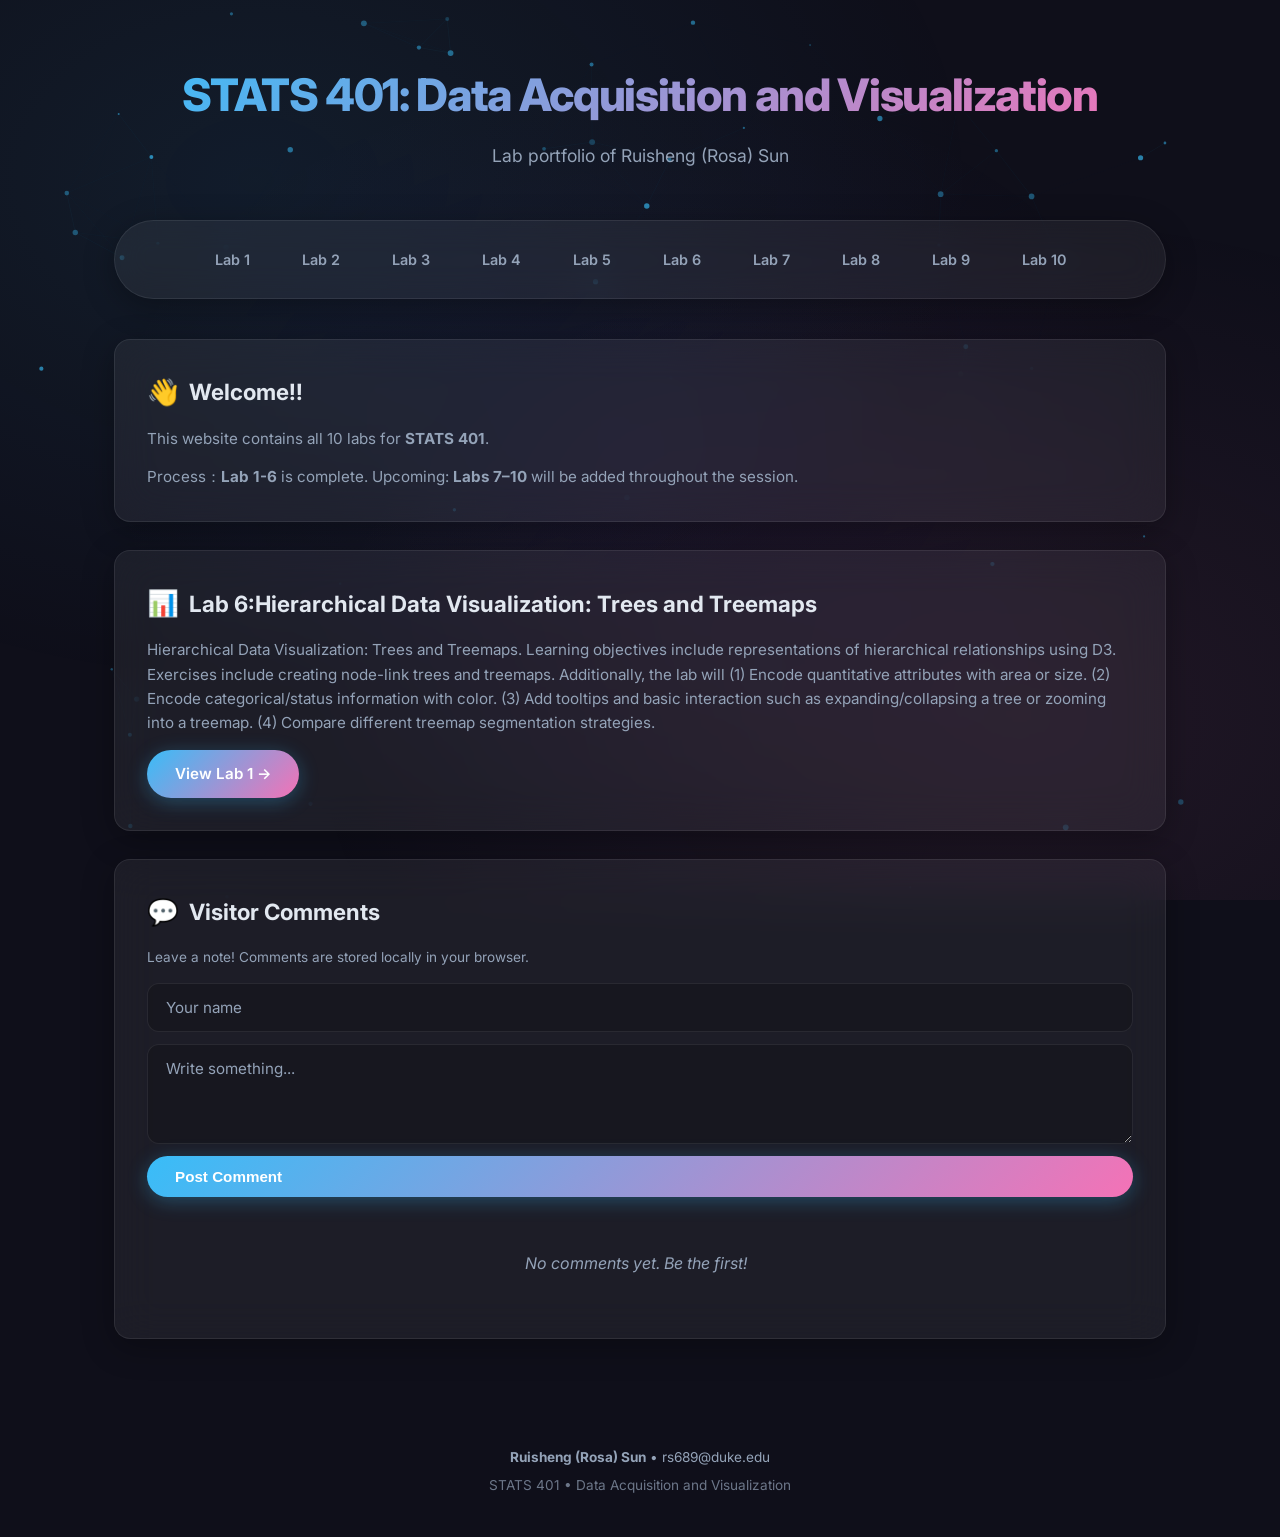
<file: index.html>
<!DOCTYPE html>
<html lang="en">
<head>
  <meta charset="UTF-8">
  <meta name="viewport" content="width=device-width, initial-scale=1.0">
  <title>STATS 401 Labs — Ruisheng Sun</title>
  <link rel="preconnect" href="https://fonts.googleapis.com">
  <link href="https://fonts.googleapis.com/css2?family=Inter:wght@400;500;600;700;800&display=swap" rel="stylesheet">
  <link rel="stylesheet" href="css/style.css">
</head>
<body>
  <div class="bg-gradient"></div>
  <canvas id="bg-canvas"></canvas>

  <div class="container">
    <header>
      <h1>STATS 401: Data Acquisition and Visualization</h1>
      <p class="subtitle">Lab portfolio of Ruisheng (Rosa) Sun</p>
    </header>

    <nav class="lab-nav">
      <a href="lab1/index.html">Lab 1</a>
      <a href="lab2/index.html">Lab 2</a>
      <a href="lab3/index.html">Lab 3</a>
      <a href="lab4/index.html">Lab 4</a>
      <a href="lab5/index.html">Lab 5</a>
      <a href="lab6/index.html">Lab 6</a>
      <a href="lab7/index.html">Lab 7</a>
      <a href="lab8/index.html">Lab 8</a>
      <a href="lab9/index.html">Lab 9</a>
      <a href="lab10/index.html">Lab 10</a>
    </nav>

    <main>
      <section class="glass">
        <h2><span class="icon">👋</span> Welcome!! </h2>
        <p>
          This website contains all 10 labs for <strong>STATS 401</strong>.
        </p>
        <p>
          Process：<strong>Lab 1-6</strong> is complete. 
          Upcoming: <strong>Labs 7–10</strong> will be added throughout the session.
        </p>
      </section>

      <section class="glass">
        <h2><span class="icon">📊</span> Lab 6:Hierarchical Data Visualization: Trees and Treemaps</h2>
        <p>
          Hierarchical Data Visualization: Trees and Treemaps. Learning objectives include representations of hierarchical relationships using D3. 
          Exercises include creating node-link trees and treemaps. Additionally, the lab will (1) Encode quantitative attributes with area or size. (2) Encode categorical/status information with color. (3) Add tooltips and basic interaction such as expanding/collapsing a tree or zooming into a treemap. (4) Compare different treemap segmentation strategies. 
        </p>
        <a href="lab6/index.html" class="btn">View Lab 1 &rarr;</a>
      </section>

      <section class="glass comments-section">
        <h2><span class="icon">💬</span> Visitor Comments</h2>
        <p style="font-size:0.85rem;color:var(--text-dim);">
          Leave a note! Comments are stored locally in your browser.
        </p>
        <div class="comment-form">
          <input type="text" id="comment-name" placeholder="Your name" maxlength="30">
          <textarea id="comment-body" placeholder="Write something..." maxlength="500"></textarea>
          <button class="btn" onclick="addComment()">Post Comment</button>
        </div>
        <div class="comment-list" id="comment-list">
          <div class="comment-empty">No comments yet. Be the first!</div>
        </div>
      </section>
    </main>

    <footer>
      <p><strong>Ruisheng (Rosa) Sun</strong> &bull; rs689@duke.edu</p>
      <p style="margin-top:6px;opacity:0.7;">STATS 401 &bull; Data Acquisition and Visualization</p>
    </footer>
  </div>

  <script src="js/main.js"></script>
  <script>
    const canvas = document.getElementById('bg-canvas');
    const ctx = canvas.getContext('2d');
    let particles = [];
    const PARTICLE_COUNT = 60;

    function resizeCanvas() {
      canvas.width = window.innerWidth;
      canvas.height = window.innerHeight;
    }
    resizeCanvas();
    window.addEventListener('resize', resizeCanvas);

    class Particle {
      constructor() {
        this.x = Math.random() * canvas.width;
        this.y = Math.random() * canvas.height;
        this.vx = (Math.random() - 0.5) * 0.3;
        this.vy = (Math.random() - 0.5) * 0.3;
        this.radius = Math.random() * 2 + 1;
        this.alpha = Math.random() * 0.5 + 0.2;
      }
      update() {
        this.x += this.vx;
        this.y += this.vy;
        if (this.x < 0 || this.x > canvas.width) this.vx *= -1;
        if (this.y < 0 || this.y > canvas.height) this.vy *= -1;
      }
      draw() {
        ctx.beginPath();
        ctx.arc(this.x, this.y, this.radius, 0, Math.PI * 2);
        ctx.fillStyle = `rgba(56,189,248,${this.alpha})`;
        ctx.fill();
      }
    }

    for (let i = 0; i < PARTICLE_COUNT; i++) particles.push(new Particle());

    function animateParticles() {
      ctx.clearRect(0, 0, canvas.width, canvas.height);
      particles.forEach(p => { p.update(); p.draw(); });
      for (let i = 0; i < particles.length; i++) {
        for (let j = i + 1; j < particles.length; j++) {
          const dx = particles[i].x - particles[j].x;
          const dy = particles[i].y - particles[j].y;
          const dist = Math.sqrt(dx*dx + dy*dy);
          if (dist < 150) {
            ctx.beginPath();
            ctx.moveTo(particles[i].x, particles[i].y);
            ctx.lineTo(particles[j].x, particles[j].y);
            ctx.strokeStyle = `rgba(56,189,248,${0.1 * (1 - dist/150)})`;
            ctx.lineWidth = 0.5;
            ctx.stroke();
          }
        }
      }
      requestAnimationFrame(animateParticles);
    }
    animateParticles();

    const COMMENT_KEY = 'stats401-comments';
    function loadComments() {
      const list = document.getElementById('comment-list');
      const comments = JSON.parse(localStorage.getItem(COMMENT_KEY) || '[]');
      if (comments.length === 0) {
        list.innerHTML = '<div class="comment-empty">No comments yet. Be the first!</div>';
        return;
      }
      list.innerHTML = comments.map(c => `
        <div class="comment-item">
          <div class="comment-header">
            <span class="comment-author">${escapeHtml(c.name)}</span>
            <span class="comment-meta">${c.time}</span>
          </div>
          <div class="comment-body">${escapeHtml(c.body)}</div>
        </div>
      `).join('');
    }
    function addComment() {
      const name = document.getElementById('comment-name').value.trim();
      const body = document.getElementById('comment-body').value.trim();
      if (!name || !body) { alert('Please fill in both fields.'); return; }
      const comments = JSON.parse(localStorage.getItem(COMMENT_KEY) || '[]');
      comments.unshift({ name, body, time: new Date().toLocaleString() });
      localStorage.setItem(COMMENT_KEY, JSON.stringify(comments.slice(0, 50)));
      document.getElementById('comment-name').value = '';
      document.getElementById('comment-body').value = '';
      loadComments();
    }
    function escapeHtml(text) {
      const div = document.createElement('div'); div.textContent = text; return div.innerHTML;
    }
    loadComments();
  </script>
</body>
</html>
</file>
<file: css/style.css>
*, *::before, *::after { box-sizing: border-box; margin: 0; padding: 0; }

:root {
  --bg-deep: #0f0f1a;
  --bg-card: rgba(255,255,255,0.04);
  --bg-glass: rgba(255,255,255,0.06);
  --border-glass: rgba(255,255,255,0.08);
  --text: #e2e8f0;
  --text-dim: #94a3b8;
  --accent: #38bdf8;
  --accent-glow: rgba(56,189,248,0.4);
  --accent2: #f472b6;
  --accent2-glow: rgba(244,114,182,0.4);
  --success: #34d399;
  --warning: #fbbf24;
  --radius: 16px;
  --shadow: 0 8px 32px rgba(0,0,0,0.3);
  --transition: all 0.3s cubic-bezier(0.4,0,0.2,1);
}

html { scroll-behavior: smooth; }

body {
  font-family: 'Inter', 'Segoe UI', system-ui, -apple-system, sans-serif;
  background: var(--bg-deep);
  color: var(--text);
  line-height: 1.6;
  min-height: 100vh;
  overflow-x: hidden;
  position: relative;
}

#bg-canvas {
  position: fixed;
  top: 0; left: 0;
  width: 100%; height: 100%;
  z-index: 0;
  pointer-events: none;
}

.bg-gradient {
  position: fixed;
  top: 0; left: 0;
  width: 100%; height: 100%;
  z-index: -1;
  background:
    radial-gradient(ellipse at 20% 20%, rgba(56,189,248,0.08) 0%, transparent 50%),
    radial-gradient(ellipse at 80% 80%, rgba(244,114,182,0.08) 0%, transparent 50%),
    radial-gradient(ellipse at 50% 50%, rgba(139,92,246,0.05) 0%, transparent 60%);
  animation: bgShift 20s ease-in-out infinite alternate;
}

@keyframes bgShift {
  0% { transform: scale(1) rotate(0deg); }
  100% { transform: scale(1.1) rotate(2deg); }
}

/* ===== Layout ===== */
.container {
  position: relative;
  z-index: 1;
  max-width: 1100px;
  margin: 0 auto;
  padding: 0 24px;
}

/* ===== Glass Card ===== */
.glass {
  background: var(--bg-glass);
  backdrop-filter: blur(20px);
  -webkit-backdrop-filter: blur(20px);
  border: 1px solid var(--border-glass);
  border-radius: var(--radius);
  box-shadow: var(--shadow);
}

/* ===== Header ===== */
header {
  text-align: center;
  padding: 60px 0 20px;
}

header h1 {
  font-size: 2.8rem;
  font-weight: 800;
  background: linear-gradient(135deg, var(--accent), var(--accent2));
  -webkit-background-clip: text;
  -webkit-text-fill-color: transparent;
  background-clip: text;
  letter-spacing: -0.03em;
  animation: fadeInDown 0.8s ease-out;
}

.subtitle {
  color: var(--text-dim);
  font-size: 1.1rem;
  margin-top: 10px;
  animation: fadeInUp 0.8s ease-out 0.2s both;
}

@keyframes fadeInDown {
  from { opacity: 0; transform: translateY(-20px); }
  to { opacity: 1; transform: translateY(0); }
}

@keyframes fadeInUp {
  from { opacity: 0; transform: translateY(20px); }
  to { opacity: 1; transform: translateY(0); }
}

/* ===== Navigation ===== */
.lab-nav {
  display: flex;
  flex-wrap: wrap;
  justify-content: center;
  gap: 10px;
  margin: 30px 0 40px;
  padding: 16px;
  background: var(--bg-glass);
  backdrop-filter: blur(16px);
  border: 1px solid var(--border-glass);
  border-radius: 50px;
  box-shadow: var(--shadow);
  animation: fadeInUp 0.8s ease-out 0.3s both;
}

.lab-nav a {
  padding: 10px 20px;
  text-decoration: none;
  color: var(--text-dim);
  border-radius: 50px;
  font-weight: 600;
  font-size: 0.9rem;
  transition: var(--transition);
  border: 1px solid transparent;
  position: relative;
  overflow: hidden;
}

.lab-nav a::before {
  content: '';
  position: absolute;
  inset: 0;
  background: linear-gradient(135deg, var(--accent), var(--accent2));
  opacity: 0;
  transition: opacity 0.3s;
  border-radius: 50px;
  z-index: -1;
}

.lab-nav a:hover {
  color: #fff;
  transform: translateY(-2px);
  box-shadow: 0 4px 20px var(--accent-glow);
}

.lab-nav a:hover::before { opacity: 1; }

.lab-nav a.active {
  color: #fff;
  border-color: rgba(255,255,255,0.2);
  box-shadow: 0 0 20px var(--accent-glow);
}

.lab-nav a.active::before { opacity: 1; }

/* ===== Main Content ===== */
main {
  padding-bottom: 40px;
}

section {
  margin-bottom: 28px;
  padding: 32px;
  animation: fadeInUp 0.8s ease-out 0.4s both;
}

section h2 {
  font-size: 1.4rem;
  font-weight: 700;
  margin-bottom: 14px;
  display: flex;
  align-items: center;
  gap: 10px;
}

section h2 .icon {
  font-size: 1.6rem;
}

section p {
  color: var(--text-dim);
  margin-bottom: 14px;
  font-size: 0.95rem;
}

section p:last-child { margin-bottom: 0; }

/* ===== Buttons ===== */
.btn {
  display: inline-flex;
  align-items: center;
  gap: 8px;
  padding: 12px 28px;
  background: linear-gradient(135deg, var(--accent), var(--accent2));
  color: #fff;
  text-decoration: none;
  border-radius: 50px;
  font-weight: 600;
  font-size: 0.95rem;
  transition: var(--transition);
  border: none;
  cursor: pointer;
  box-shadow: 0 4px 20px rgba(56,189,248,0.3);
  position: relative;
  overflow: hidden;
}

.btn:hover {
  transform: translateY(-2px);
  box-shadow: 0 8px 30px rgba(56,189,248,0.5);
}

.btn-secondary {
  background: var(--bg-glass);
  border: 1px solid var(--border-glass);
  box-shadow: none;
  color: var(--text);
}

.btn-secondary:hover {
  background: rgba(255,255,255,0.1);
  box-shadow: 0 4px 20px rgba(0,0,0,0.2);
}

/* ===== Visitor Info Panel ===== */
.visitor-panel {
  display: grid;
  grid-template-columns: repeat(auto-fit, minmax(200px, 1fr));
  gap: 16px;
  margin-bottom: 28px;
  animation: fadeInUp 0.8s ease-out 0.35s both;
}

.visitor-card {
  padding: 20px;
  text-align: center;
  transition: var(--transition);
}

.visitor-card:hover {
  transform: translateY(-4px);
  border-color: rgba(255,255,255,0.15);
}

.visitor-card .label {
  font-size: 0.75rem;
  text-transform: uppercase;
  letter-spacing: 0.1em;
  color: var(--text-dim);
  margin-bottom: 6px;
}

.visitor-card .value {
  font-size: 1.3rem;
  font-weight: 700;
  color: var(--accent);
  font-family: 'SF Mono', monospace;
}

.visitor-card .value.pulse {
  animation: pulse 2s ease-in-out infinite;
}

@keyframes pulse {
  0%, 100% { opacity: 1; }
  50% { opacity: 0.6; }
}

/* ===== Comments Section ===== */
.comments-section {
  margin-top: 20px;
}

.comment-form {
  display: flex;
  flex-direction: column;
  gap: 12px;
  margin-bottom: 24px;
}

.comment-form input,
.comment-form textarea {
  background: rgba(0,0,0,0.2);
  border: 1px solid var(--border-glass);
  border-radius: 12px;
  padding: 14px 18px;
  color: var(--text);
  font-family: inherit;
  font-size: 0.95rem;
  outline: none;
  transition: var(--transition);
  resize: vertical;
}

.comment-form input:focus,
.comment-form textarea:focus {
  border-color: var(--accent);
  box-shadow: 0 0 0 3px rgba(56,189,248,0.15);
}

.comment-form input::placeholder,
.comment-form textarea::placeholder {
  color: var(--text-dim);
}

.comment-form textarea { min-height: 100px; }

.comment-list {
  display: flex;
  flex-direction: column;
  gap: 14px;
  max-height: 400px;
  overflow-y: auto;
  padding-right: 8px;
}

.comment-list::-webkit-scrollbar { width: 6px; }
.comment-list::-webkit-scrollbar-track { background: transparent; }
.comment-list::-webkit-scrollbar-thumb { background: var(--border-glass); border-radius: 3px; }

.comment-item {
  padding: 16px 20px;
  background: rgba(0,0,0,0.15);
  border-radius: 12px;
  border: 1px solid var(--border-glass);
  transition: var(--transition);
}

.comment-item:hover {
  border-color: rgba(255,255,255,0.15);
  transform: translateX(4px);
}

.comment-header {
  display: flex;
  justify-content: space-between;
  align-items: center;
  margin-bottom: 8px;
}

.comment-author {
  font-weight: 700;
  color: var(--accent);
  font-size: 0.9rem;
}

.comment-meta {
  font-size: 0.75rem;
  color: var(--text-dim);
  font-family: 'SF Mono', monospace;
}

.comment-body {
  color: var(--text-dim);
  font-size: 0.9rem;
  line-height: 1.5;
}

.comment-empty {
  text-align: center;
  color: var(--text-dim);
  padding: 30px;
  font-style: italic;
}

/* ===== Lab Page Specific ===== */
.lab-container {
  position: relative;
  z-index: 1;
  max-width: 1000px;
  margin: 0 auto;
  padding: 0 24px 60px;
}

.lab-header {
  text-align: center;
  padding: 40px 0 16px;
}

.lab-header h1 {
  font-size: 2rem;
  font-weight: 800;
  background: linear-gradient(135deg, var(--accent), var(--accent2));
  -webkit-background-clip: text;
  -webkit-text-fill-color: transparent;
  background-clip: text;
}

.back-link {
  display: inline-flex;
  align-items: center;
  gap: 6px;
  color: var(--text-dim);
  text-decoration: none;
  font-weight: 500;
  margin-bottom: 16px;
  transition: var(--transition);
  font-size: 0.9rem;
}

.back-link:hover {
  color: var(--accent);
}

/* ===== Chart Card ===== */
.chart-card {
  padding: 40px;
  text-align: center;
  position: relative;
  overflow: hidden;
}

.chart-card::before {
  content: '';
  position: absolute;
  top: 0; left: 0; right: 0;
  height: 3px;
  background: linear-gradient(90deg, var(--accent), var(--accent2));
}

.chart-title {
  font-size: 1.6rem;
  font-weight: 700;
  margin-bottom: 30px;
  color: var(--text);
}

#chart {
  display: flex;
  justify-content: center;
  align-items: center;
  min-height: 400px;
}

/* ===== SVG Chart Styles ===== */
.bar {
  transition: all 0.3s ease;
  cursor: pointer;
  rx: 6px;
  ry: 6px;
}

.bar:hover {
  filter: brightness(1.3) drop-shadow(0 0 8px var(--accent-glow));
}

.bar-label {
  font-size: 13px;
  font-weight: 700;
  fill: var(--text);
  text-anchor: middle;
  font-family: 'Inter', sans-serif;
}

.bar-value-label {
  font-size: 11px;
  fill: var(--text-dim);
  text-anchor: middle;
  font-family: 'SF Mono', monospace;
}

.axis-text {
  font-size: 11px;
  fill: var(--text-dim);
  text-anchor: end;
  dominant-baseline: middle;
  font-family: 'SF Mono', monospace;
}

.grid-line {
  stroke: rgba(255,255,255,0.06);
  stroke-dasharray: 4,4;
  stroke-width: 1;
}

/* ===== Tooltip ===== */
.tooltip {
  position: absolute;
  padding: 10px 16px;
  background: rgba(15,15,26,0.95);
  color: var(--text);
  border-radius: 10px;
  font-size: 13px;
  pointer-events: none;
  opacity: 0;
  transition: opacity 0.2s, transform 0.2s;
  z-index: 100;
  box-shadow: 0 8px 32px rgba(0,0,0,0.4);
  border: 1px solid var(--border-glass);
  backdrop-filter: blur(10px);
  transform: translateY(5px);
}

.tooltip strong {
  color: var(--accent);
  display: block;
  margin-bottom: 2px;
}

/* ===== Placeholder Page ===== */
.placeholder {
  text-align: center;
  padding: 80px 20px;
}

.placeholder-icon {
  font-size: 4rem;
  margin-bottom: 20px;
  display: inline-block;
  animation: float 3s ease-in-out infinite;
}

@keyframes float {
  0%, 100% { transform: translateY(0); }
  50% { transform: translateY(-10px); }
}

/* ===== Footer ===== */
footer {
  text-align: center;
  padding: 40px 0;
  color: var(--text-dim);
  font-size: 0.85rem;
  position: relative;
  z-index: 1;
}

footer a {
  color: var(--accent);
  text-decoration: none;
}

/* ===== Responsive ===== */
@media (max-width: 768px) {
  header h1 { font-size: 2rem; }
  .lab-header h1 { font-size: 1.5rem; }
  .lab-nav { gap: 6px; padding: 12px; }
  .lab-nav a { padding: 8px 14px; font-size: 0.8rem; }
  section, .chart-card { padding: 24px; }
  .visitor-panel { grid-template-columns: 1fr 1fr; }
}

@media (max-width: 480px) {
  header h1 { font-size: 1.6rem; }
  .visitor-panel { grid-template-columns: 1fr; }
  #chart { min-height: 300px; }
}
</file>
